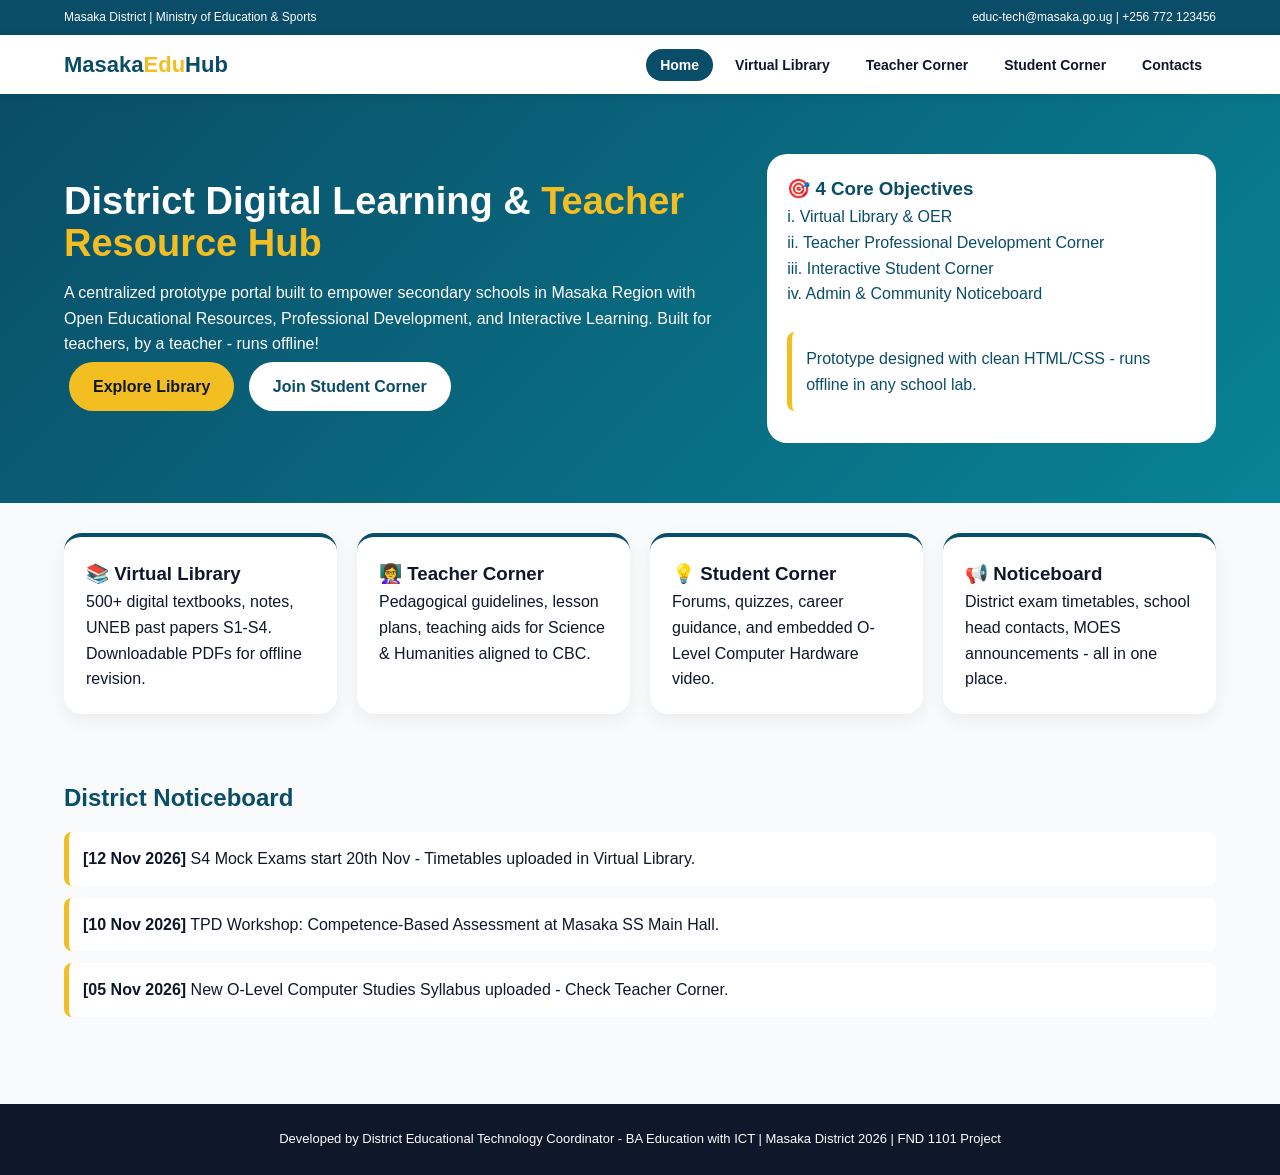
<file: index.html>
<!DOCTYPE html>
<html>
<head>
<meta charset="utf-8"><meta name="viewport" content="width=device-width, initial-scale=1">
<title>Masaka EduHub - Home</title>
<link rel="stylesheet" href="style.css">
</head>
<body>
<div class="top-bar"><span>Masaka District | Ministry of Education & Sports</span><span>educ-tech@masaka.go.ug | +256 772 123456</span></div>
<nav><div class="logo">Masaka<span>Edu</span>Hub</div>
<ul class="nav-links">
<li><a href="index.html" class="active">Home</a></li>
<li><a href="virtual-library.html">Virtual Library</a></li>
<li><a href="teacher-corner.html">Teacher Corner</a></li>
<li><a href="student-corner.html">Student Corner</a></li>
<li><a href="contacts.html">Contacts</a></li>
</ul></nav>

<div class="hero">
<div>
<h1>District Digital Learning & <span>Teacher Resource Hub</span></h1>
<p>A centralized prototype portal built to empower secondary schools in Masaka Region with Open Educational Resources, Professional Development, and Interactive Learning. Built for teachers, by a teacher - runs offline!</p>
<a href="virtual-library.html" class="btn btn-yellow">Explore Library</a>
<a href="student-corner.html" class="btn btn-white">Join Student Corner</a>
</div>
<div style="background:white;color:#0a4d68;padding:20px;border-radius:20px">
<h3>🎯 4 Core Objectives</h3>
<p>i. Virtual Library & OER<br>ii. Teacher Professional Development Corner<br>iii. Interactive Student Corner<br>iv. Admin & Community Noticeboard</p>
<br><div class="notice" style="color:#0a4d68">Prototype designed with clean HTML/CSS - runs offline in any school lab.</div>
</div>
</div>

<div class="cards">
<div class="card"><h3>📚 Virtual Library</h3><p>500+ digital textbooks, notes, UNEB past papers S1-S4. Downloadable PDFs for offline revision.</p></div>
<div class="card"><h3>👩‍🏫 Teacher Corner</h3><p>Pedagogical guidelines, lesson plans, teaching aids for Science & Humanities aligned to CBC.</p></div>
<div class="card"><h3>💡 Student Corner</h3><p>Forums, quizzes, career guidance, and embedded O-Level Computer Hardware video.</p></div>
<div class="card"><h3>📢 Noticeboard</h3><p>District exam timetables, school head contacts, MOES announcements - all in one place.</p></div>
</div>

<div class="section"><h2>District Noticeboard</h2>
<div class="notice"><b>[12 Nov 2026]</b> S4 Mock Exams start 20th Nov - Timetables uploaded in Virtual Library.</div>
<div class="notice"><b>[10 Nov 2026]</b> TPD Workshop: Competence-Based Assessment at Masaka SS Main Hall.</div>
<div class="notice"><b>[05 Nov 2026]</b> New O-Level Computer Studies Syllabus uploaded - Check Teacher Corner.</div>
</div>

<footer>Developed by District Educational Technology Coordinator - BA Education with ICT | Masaka District 2026 | FND 1101 Project</footer>
</body>
</html>
</file>
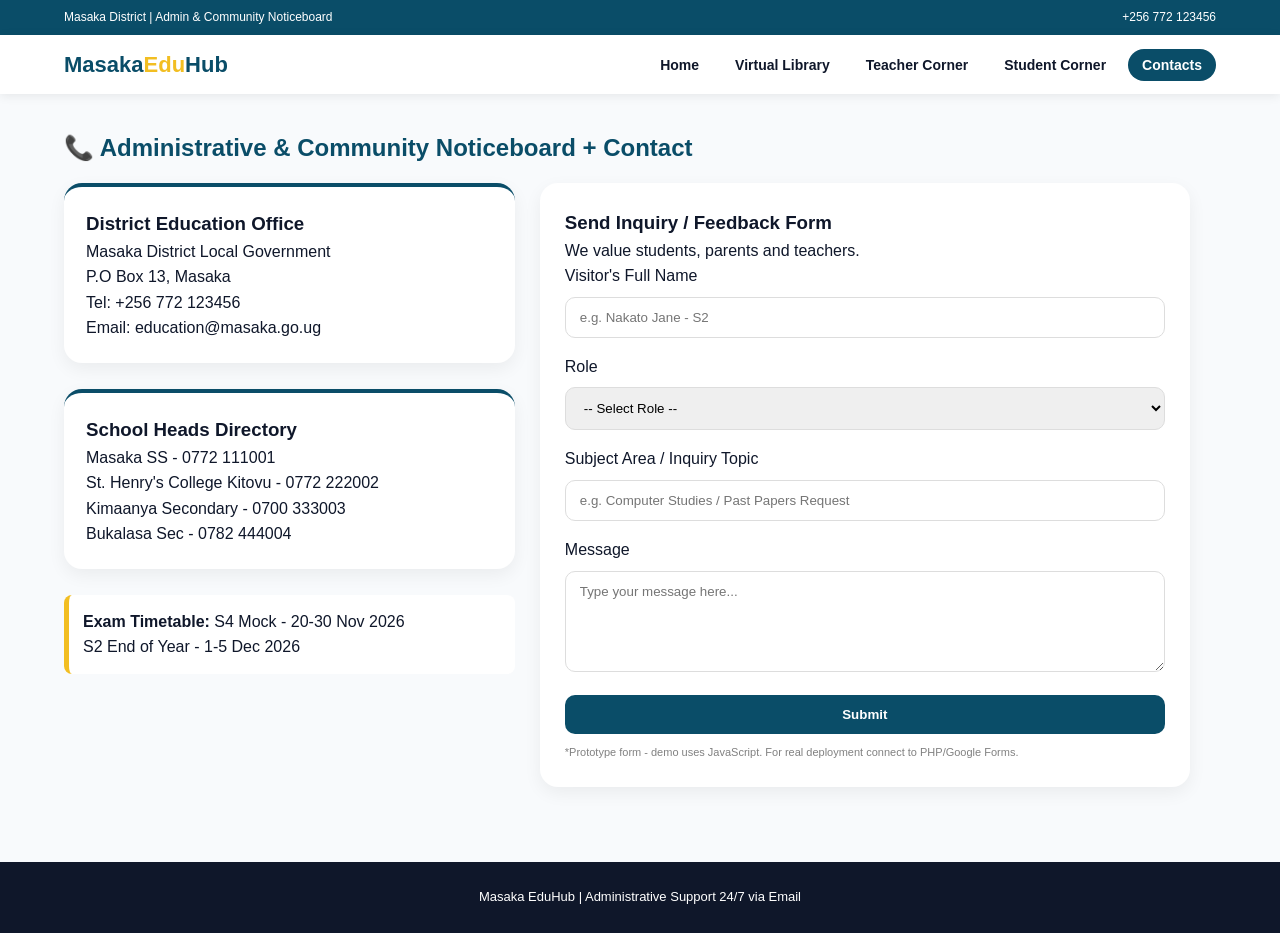
<file: contacts.html>
<!DOCTYPE html>
<html>
<head>
<meta charset="utf-8"><meta name="viewport" content="width=device-width, initial-scale=1">
<title>Contacts</title>
<link rel="stylesheet" href="style.css">
</head>
<body>
<div class="top-bar"><span>Masaka District | Admin & Community Noticeboard</span><span>+256 772 123456</span></div>
<nav><div class="logo">Masaka<span>Edu</span>Hub</div>
<ul class="nav-links">
<li><a href="index.html">Home</a></li>
<li><a href="virtual-library.html">Virtual Library</a></li>
<li><a href="teacher-corner.html">Teacher Corner</a></li>
<li><a href="student-corner.html">Student Corner</a></li>
<li><a href="contacts.html" class="active">Contacts</a></li>
</ul></nav>

<div class="section">
<h2>📞 Administrative & Community Noticeboard + Contact</h2>
<div style="display:grid;grid-template-columns:.8fr 1.2fr;gap:25px">
<div>
<div class="card"><h3>District Education Office</h3><p>Masaka District Local Government<br>P.O Box 13, Masaka<br>Tel: +256 772 123456<br>Email: education@masaka.go.ug</p></div><br>
<div class="card"><h3>School Heads Directory</h3><p>Masaka SS - 0772 111001<br>St. Henry's College Kitovu - 0772 222002<br>Kimaanya Secondary - 0700 333003<br>Bukalasa Sec - 0782 444004</p></div><br>
<div class="notice"><b>Exam Timetable:</b> S4 Mock - 20-30 Nov 2026<br>S2 End of Year - 1-5 Dec 2026</div>
</div>
<div>
<div class="form">
<h3>Send Inquiry / Feedback Form</h3>
<p>We value students, parents and teachers.</p>
<label>Visitor's Full Name</label>
<input type="text" id="name" placeholder="e.g. Nakato Jane - S2">
<label>Role</label>
<select id="role">
<option value="">-- Select Role --</option>
<option>Student</option>
<option>Parent</option>
<option>Teacher</option>
<option>Other</option>
</select>
<label>Subject Area / Inquiry Topic</label>
<input type="text" id="subject" placeholder="e.g. Computer Studies / Past Papers Request">
<label>Message</label>
<textarea id="msg" rows="5" placeholder="Type your message here..."></textarea>
<button onclick="alert('Thank you '+document.getElementById('name').value+'! Your message as '+document.getElementById('role').value+' has been received. We will respond soon.')">Submit</button>
<p style="font-size:11px;margin-top:10px;color:gray">*Prototype form - demo uses JavaScript. For real deployment connect to PHP/Google Forms.</p>
</div>
</div>
</div>
</div>
<footer>Masaka EduHub | Administrative Support 24/7 via Email</footer>
</body>
</html>
</file>
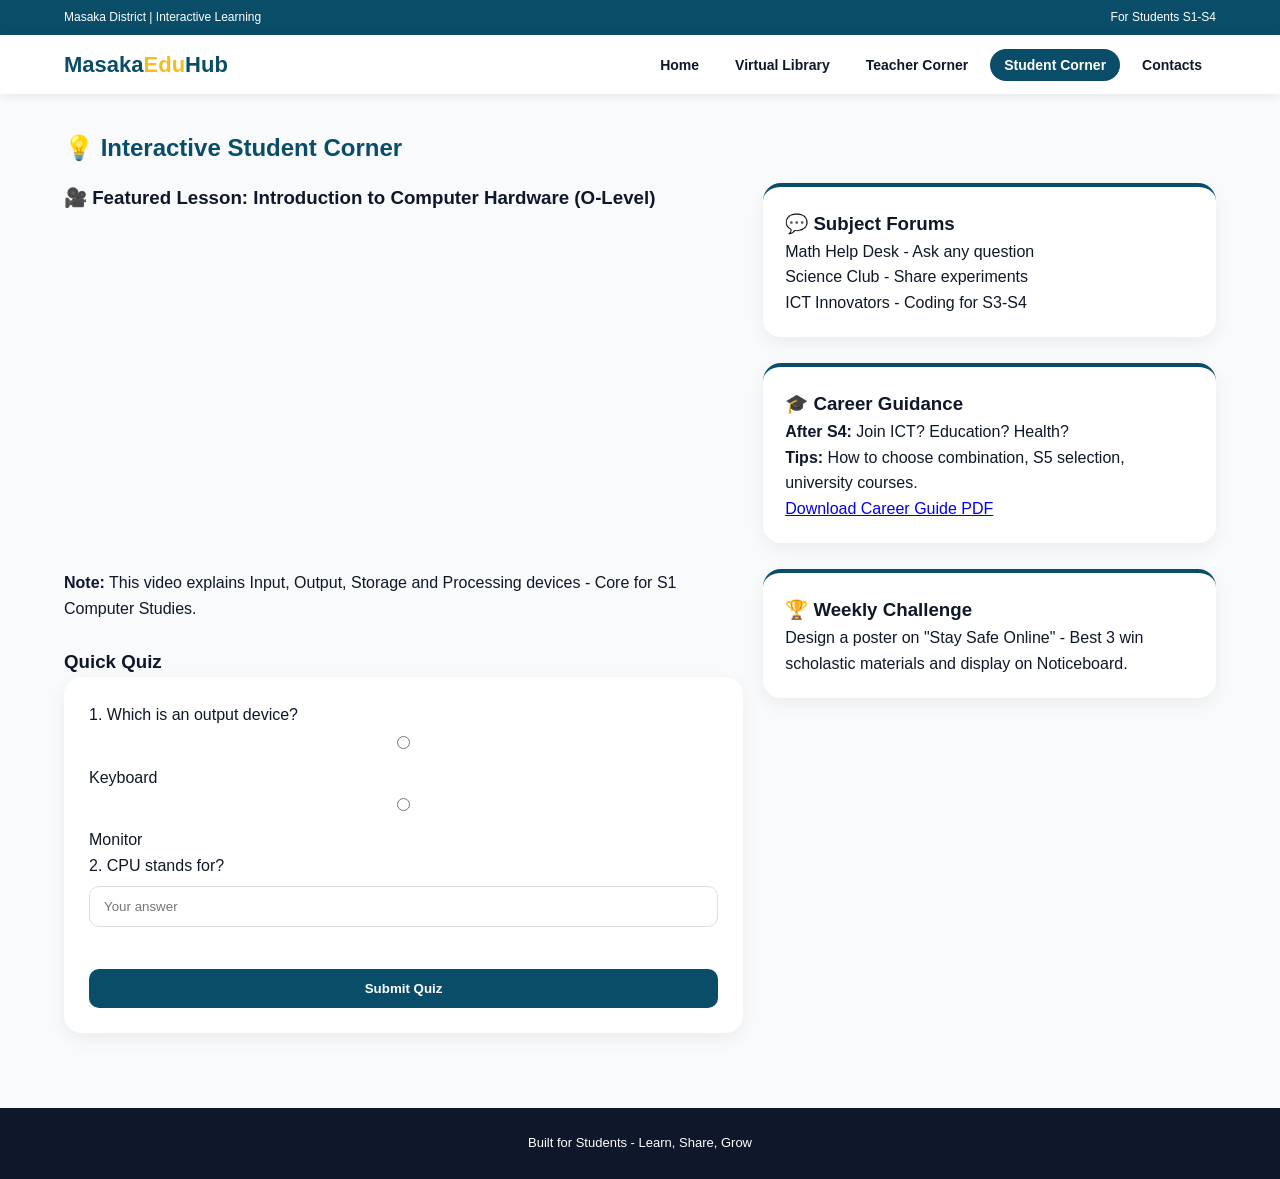
<file: student-corner.html>
<!DOCTYPE html>
<html>
<head>
<meta charset="utf-8"><meta name="viewport" content="width=device-width, initial-scale=1">
<title>Student Corner</title>
<link rel="stylesheet" href="style.css">
</head>
<body>
<div class="top-bar"><span>Masaka District | Interactive Learning</span><span>For Students S1-S4</span></div>
<nav><div class="logo">Masaka<span>Edu</span>Hub</div>
<ul class="nav-links">
<li><a href="index.html">Home</a></li>
<li><a href="virtual-library.html">Virtual Library</a></li>
<li><a href="teacher-corner.html">Teacher Corner</a></li>
<li><a href="student-corner.html" class="active">Student Corner</a></li>
<li><a href="contacts.html">Contacts</a></li>
</ul></nav>

<div class="section">
<h2>💡 Interactive Student Corner</h2>
<div style="display:grid;grid-template-columns:1.2fr .8fr;gap:20px">
<div>
<h3>🎥 Featured Lesson: Introduction to Computer Hardware (O-Level)</h3>
<iframe src="https://www.youtube.com/embed/Exx9XjSJgIs" title="Introduction to Computer Hardware" allowfullscreen></iframe>
<p style="margin-top:10px"><b>Note:</b> This video explains Input, Output, Storage and Processing devices - Core for S1 Computer Studies.</p>
<br>
<h3>Quick Quiz</h3>
<div class="form" style="max-width:100%">
<p>1. Which is an output device?<br><input type="radio" name="q1"> Keyboard <br><input type="radio" name="q1"> Monitor <br>
2. CPU stands for?<br><input type="text" placeholder="Your answer"><br><br>
<button>Submit Quiz</button></p>
</div>
</div>
<div>
<div class="card"><h3>💬 Subject Forums</h3><p>Math Help Desk - Ask any question<br>Science Club - Share experiments<br>ICT Innovators - Coding for S3-S4</p></div><br>
<div class="card"><h3>🎓 Career Guidance</h3><p><b>After S4:</b> Join ICT? Education? Health?<br><b>Tips:</b> How to choose combination, S5 selection, university courses.<br><a href="#">Download Career Guide PDF</a></p></div><br>
<div class="card"><h3>🏆 Weekly Challenge</h3><p>Design a poster on "Stay Safe Online" - Best 3 win scholastic materials and display on Noticeboard.</p></div>
</div>
</div>
</div>
<footer>Built for Students - Learn, Share, Grow</footer>
</body>
</html>
</file>
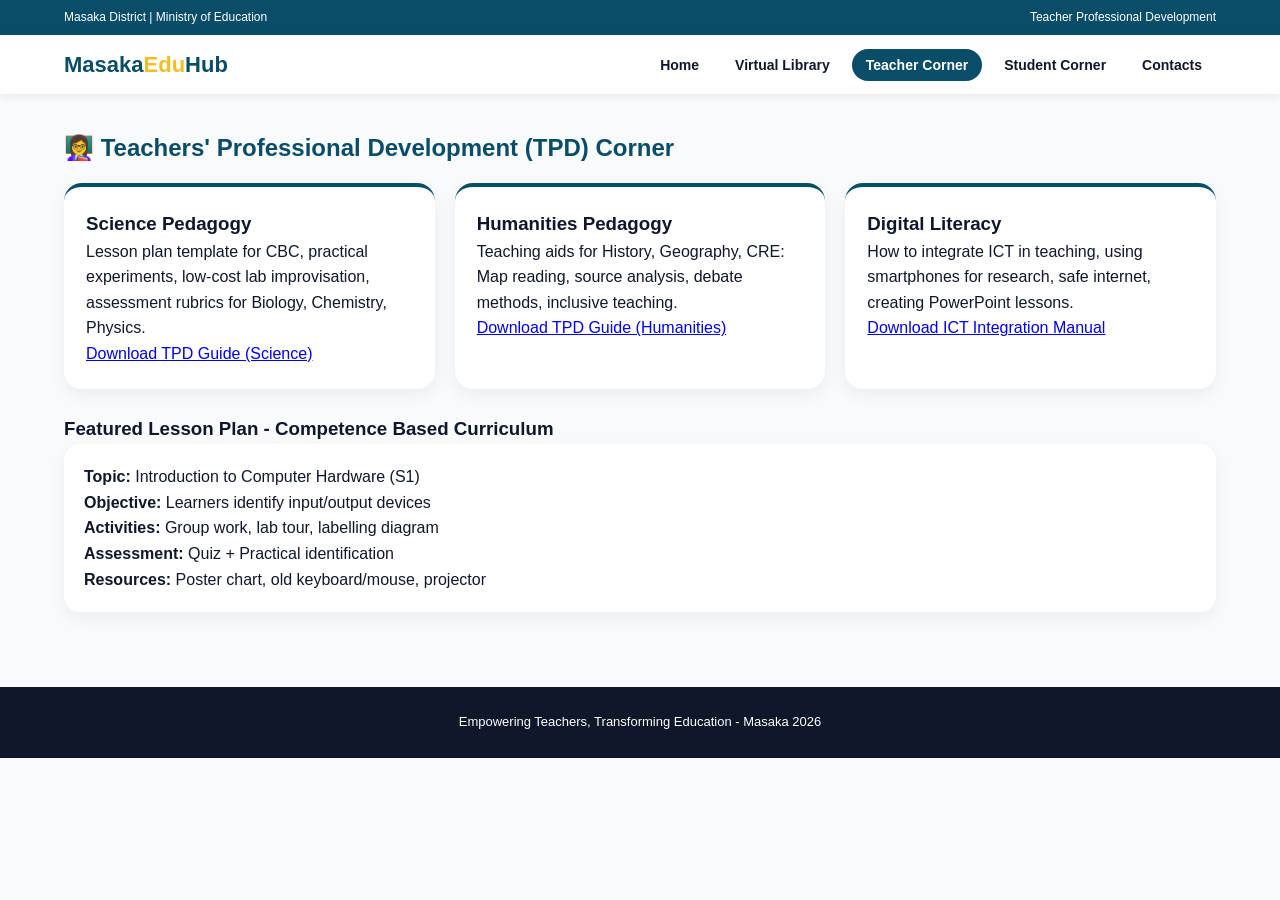
<file: teacher-corner.html>
<!DOCTYPE html>
<html>
<head>
<meta charset="utf-8"><meta name="viewport" content="width=device-width, initial-scale=1">
<title>Teacher Corner</title>
<link rel="stylesheet" href="style.css">
</head>
<body>
<div class="top-bar"><span>Masaka District | Ministry of Education</span><span>Teacher Professional Development</span></div>
<nav><div class="logo">Masaka<span>Edu</span>Hub</div>
<ul class="nav-links">
<li><a href="index.html">Home</a></li>
<li><a href="virtual-library.html">Virtual Library</a></li>
<li><a href="teacher-corner.html" class="active">Teacher Corner</a></li>
<li><a href="student-corner.html">Student Corner</a></li>
<li><a href="contacts.html">Contacts</a></li>
</ul></nav>

<div class="section">
<h2>👩‍🏫 Teachers' Professional Development (TPD) Corner</h2>
<div class="cards" style="padding:0">
<div class="card"><h3>Science Pedagogy</h3><p>Lesson plan template for CBC, practical experiments, low-cost lab improvisation, assessment rubrics for Biology, Chemistry, Physics.</p><p><a href="#">Download TPD Guide (Science)</a></p></div>
<div class="card"><h3>Humanities Pedagogy</h3><p>Teaching aids for History, Geography, CRE: Map reading, source analysis, debate methods, inclusive teaching.</p><p><a href="#">Download TPD Guide (Humanities)</a></p></div>
<div class="card"><h3>Digital Literacy</h3><p>How to integrate ICT in teaching, using smartphones for research, safe internet, creating PowerPoint lessons.</p><p><a href="#">Download ICT Integration Manual</a></p></div>
</div>
<br><h3>Featured Lesson Plan - Competence Based Curriculum</h3>
<div class="table-wrap" style="padding:20px">
<p><b>Topic:</b> Introduction to Computer Hardware (S1)<br>
<b>Objective:</b> Learners identify input/output devices<br>
<b>Activities:</b> Group work, lab tour, labelling diagram<br>
<b>Assessment:</b> Quiz + Practical identification<br>
<b>Resources:</b> Poster chart, old keyboard/mouse, projector</p>
</div>
</div>
<footer>Empowering Teachers, Transforming Education - Masaka 2026</footer>
</body>
</html>
</file>
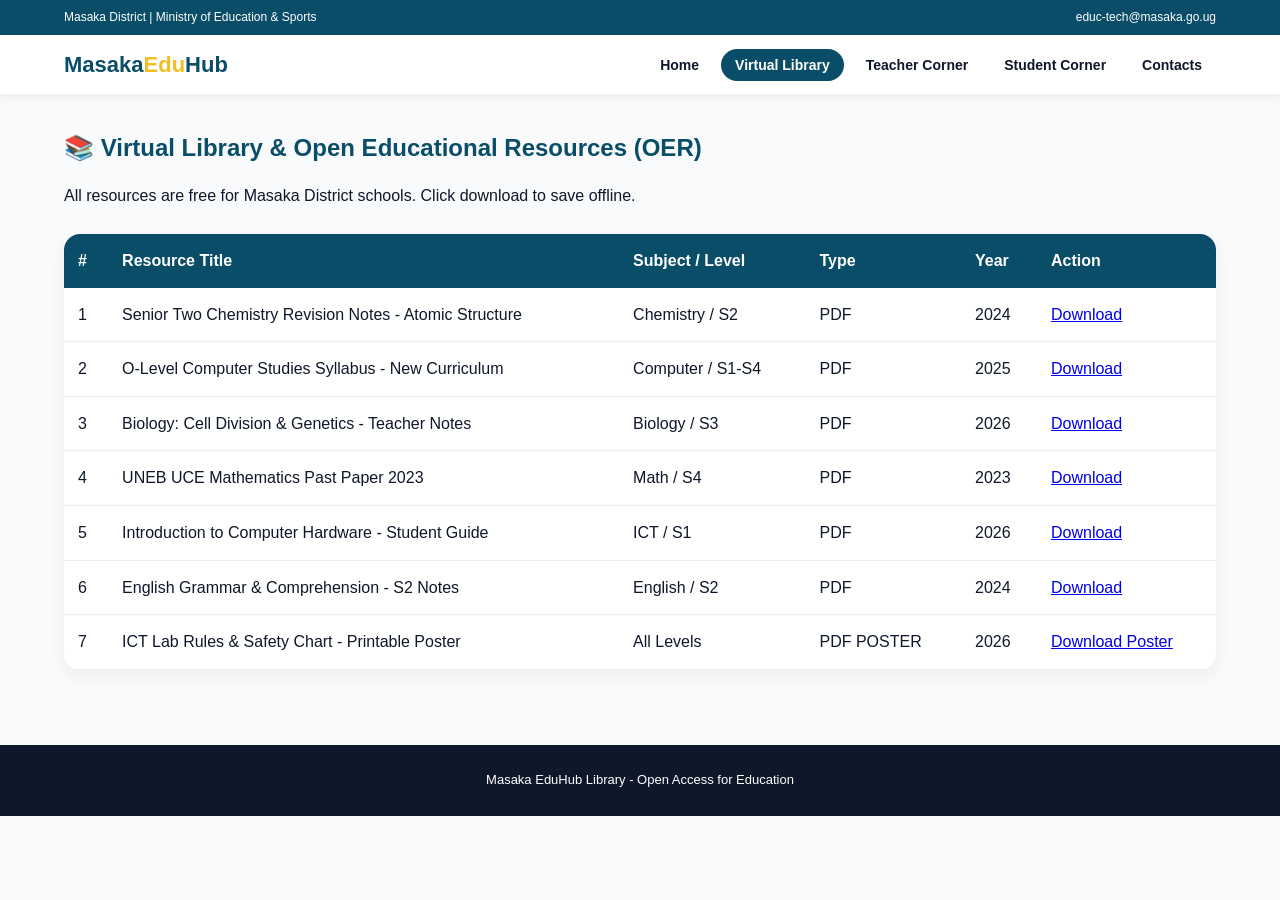
<file: virtual-library.html>
<!DOCTYPE html>
<html>
<head>
<meta charset="utf-8"><meta name="viewport" content="width=device-width, initial-scale=1">
<title>Virtual Library</title>
<link rel="stylesheet" href="style.css">
</head>
<body>
<div class="top-bar"><span>Masaka District | Ministry of Education & Sports</span><span>educ-tech@masaka.go.ug</span></div>
<nav><div class="logo">Masaka<span>Edu</span>Hub</div>
<ul class="nav-links">
<li><a href="index.html">Home</a></li>
<li><a href="virtual-library.html" class="active">Virtual Library</a></li>
<li><a href="teacher-corner.html">Teacher Corner</a></li>
<li><a href="student-corner.html">Student Corner</a></li>
<li><a href="contacts.html">Contacts</a></li>
</ul></nav>

<div class="section">
<h2>📚 Virtual Library & Open Educational Resources (OER)</h2>
<p>All resources are free for Masaka District schools. Click download to save offline.</p><br>
<div class="table-wrap">
<table>
<tr><th>#</th><th>Resource Title</th><th>Subject / Level</th><th>Type</th><th>Year</th><th>Action</th></tr>
<tr><td>1</td><td>Senior Two Chemistry Revision Notes - Atomic Structure</td><td>Chemistry / S2</td><td>PDF</td><td>2024</td><td><a href="#">Download</a></td></tr>
<tr><td>2</td><td>O-Level Computer Studies Syllabus - New Curriculum</td><td>Computer / S1-S4</td><td>PDF</td><td>2025</td><td><a href="#">Download</a></td></tr>
<tr><td>3</td><td>Biology: Cell Division & Genetics - Teacher Notes</td><td>Biology / S3</td><td>PDF</td><td>2026</td><td><a href="#">Download</a></td></tr>
<tr><td>4</td><td>UNEB UCE Mathematics Past Paper 2023</td><td>Math / S4</td><td>PDF</td><td>2023</td><td><a href="#">Download</a></td></tr>
<tr><td>5</td><td>Introduction to Computer Hardware - Student Guide</td><td>ICT / S1</td><td>PDF</td><td>2026</td><td><a href="#">Download</a></td></tr>
<tr><td>6</td><td>English Grammar & Comprehension - S2 Notes</td><td>English / S2</td><td>PDF</td><td>2024</td><td><a href="#">Download</a></td></tr>
<tr><td>7</td><td>ICT Lab Rules & Safety Chart - Printable Poster</td><td>All Levels</td><td>PDF POSTER</td><td>2026</td><td><a href="#">Download Poster</a></td></tr>
</table>
</div>
</div>
<footer>Masaka EduHub Library - Open Access for Education</footer>
</body>
</html>
</file>
<file: style.css>
:root{--primary:#0a4d68;--accent:#f2be22;--bg:#f8fafc;--dark:#0f172a}
*{margin:0;padding:0;box-sizing:border-box;font-family:'Segoe UI',sans-serif}
body{background:var(--bg);color:var(--dark);line-height:1.6}
.top-bar{background:var(--primary);color:white;padding:8px 5%;font-size:12px;display:flex;justify-content:space-between;flex-wrap:wrap}
nav{background:white;box-shadow:0 2px 10px rgba(0,0,0,0.08);padding:12px 5%;display:flex;justify-content:space-between;align-items:center;position:sticky;top:0;z-index:10;flex-wrap:wrap}
.logo{font-weight:800;font-size:22px;color:var(--primary)} .logo span{color:var(--accent)}
.nav-links{list-style:none;display:flex;gap:8px;flex-wrap:wrap} 
.nav-links a{text-decoration:none;color:var(--dark);font-weight:700;padding:8px 14px;border-radius:20px;transition:.3s;font-size:14px}
.nav-links a:hover,.nav-links a.active{background:var(--primary);color:white}
.hero{padding:60px 5%;display:grid;grid-template-columns:1.2fr .8fr;gap:30px;align-items:center;background:linear-gradient(135deg,#0a4d68 0%,#088395 100%);color:white}
.hero h1{font-size:38px;line-height:1.1;margin-bottom:15px} .hero h1 span{color:var(--accent)}
.btn{display:inline-block;padding:12px 24px;border-radius:30px;text-decoration:none;font-weight:700;margin:5px}
.btn-yellow{background:var(--accent);color:var(--dark)} .btn-white{background:white;color:var(--primary)}
.cards{padding:30px 5%;display:grid;grid-template-columns:repeat(auto-fit,minmax(240px,1fr));gap:20px}
.card{background:white;padding:22px;border-radius:18px;box-shadow:0 6px 18px rgba(0,0,0,0.06);border-top:4px solid var(--primary)}
.section{padding:35px 5%} .section h2{color:var(--primary);margin-bottom:15px}
.table-wrap{background:white;border-radius:16px;overflow:hidden;box-shadow:0 6px 18px rgba(0,0,0,0.06);overflow-x:auto}
table{width:100%;border-collapse:collapse} th{background:var(--primary);color:white;padding:14px;text-align:left} td{padding:14px;border-bottom:1px solid #eee}
.form{background:white;padding:25px;border-radius:18px;box-shadow:0 6px 18px rgba(0,0,0,0.06);max-width:650px}
.form input,.form select,.form textarea{width:100%;padding:12px 14px;margin:8px 0 16px;border:1.5px solid #ddd;border-radius:10px}
.form button{background:var(--primary);color:white;border:none;padding:12px 20px;border-radius:10px;font-weight:700;cursor:pointer;width:100%}
.notice{background:white;border-left:5px solid var(--accent);padding:14px;border-radius:8px;margin-bottom:12px}
footer{background:var(--dark);color:white;padding:25px 5%;margin-top:40px;text-align:center;font-size:13px}
iframe{width:100%;height:340px;border-radius:14px;border:none}
@media(max-width:800px){.hero{grid-template-columns:1fr} .hero h1{font-size:28px}}
</file>
